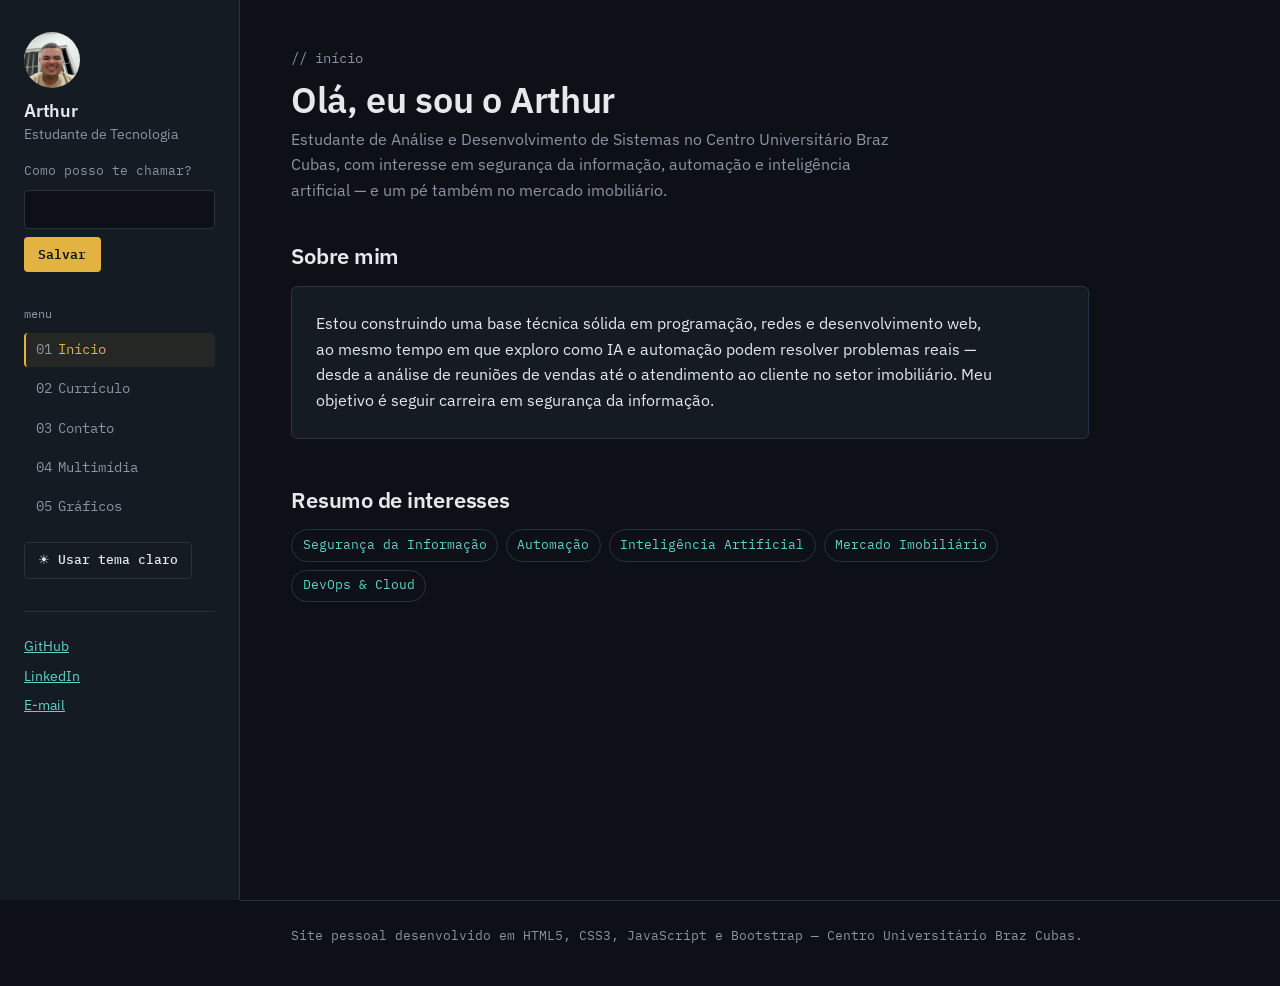
<file: index.html>
<!DOCTYPE html>
<html lang="pt-br">
<head>
  <meta charset="UTF-8">
  <meta name="viewport" content="width=device-width, initial-scale=1.0">
  <title>Arthur — Site Pessoal</title>
  <link rel="stylesheet" href="https://cdn.jsdelivr.net/npm/bootstrap@5.3.3/dist/css/bootstrap.min.css" integrity="sha384-QWTKZyjpPEjISv5WaRU9OFeRpok6YctnYmDr5pNlyT2bRjXh0JMhjY6hW+ALEwIH" crossorigin="anonymous">
  <link rel="stylesheet" href="css/estilos.css">
  <script src="js/scripts.js"></script>
</head>
<body>
  <a class="visually-hidden-focusable" href="#conteudo">Pular para o conteúdo</a>
  <div class="shell">

    <header class="site-header">
      <div class="identity">
        <img class="avatar" src="img/foto-arthur.jpg" alt="Foto de Arthur, estudante de tecnologia">
        <h1>Arthur</h1>
        <p>Estudante de Tecnologia</p>
      </div>

      <div class="saudacao" id="saudacao"></div>

      <nav class="site-nav" aria-label="Navegação principal">
        <p class="label">menu</p>
        <ul>
          <li><a href="index.html" aria-current="page"><span class="tag">01</span>Início</a></li>
          <li><a href="curriculo.html"><span class="tag">02</span>Currículo</a></li>
          <li><a href="formulario.html"><span class="tag">03</span>Contato</a></li>
          <li><a href="multimidia.html"><span class="tag">04</span>Multimídia</a></li>
          <li><a href="graficos.html"><span class="tag">05</span>Gráficos</a></li>
        </ul>
      </nav>

      <button type="button" class="tema-botao" id="tema-botao">Alternar tema</button>

      <div class="contact-links">
        <a href="https://github.com/devarthur-cyber" target="_blank" rel="noopener">GitHub</a>
        <a href="https://www.linkedin.com/in/arthur-gomes-8989a5413" target="_blank" rel="noopener">LinkedIn</a>
        <a href="mailto:arthurgomes0912@gmail.com">E-mail</a>
      </div>
    </header>

    <main id="conteudo">
      <p class="page-kicker">// início</p>
      <h1 class="page-title">Olá, eu sou o Arthur</h1>
      <p class="lede">
        Estudante de Análise e Desenvolvimento de Sistemas no Centro Universitário
        Braz Cubas, com interesse em segurança da informação, automação e
        inteligência artificial — e um pé também no mercado imobiliário.
      </p>

      <section>
        <h2>Sobre mim</h2>
        <div class="painel">
          <p>
            Estou construindo uma base técnica sólida em programação, redes e
            desenvolvimento web, ao mesmo tempo em que exploro como IA e
            automação podem resolver problemas reais — desde a análise de
            reuniões de vendas até o atendimento ao cliente no setor imobiliário.
            Meu objetivo é seguir carreira em segurança da informação.
          </p>
        </div>
      </section>

      <section>
        <h2>Resumo de interesses</h2>
        <ul class="tag-list">
          <li>Segurança da Informação</li>
          <li>Automação</li>
          <li>Inteligência Artificial</li>
          <li>Mercado Imobiliário</li>
          <li>DevOps &amp; Cloud</li>
        </ul>
      </section>
    </main>

  </div>

  <footer class="site-footer">
    Site pessoal desenvolvido em HTML5, CSS3, JavaScript e Bootstrap — Centro Universitário Braz Cubas.
  </footer>
</body>
</html>
</file>
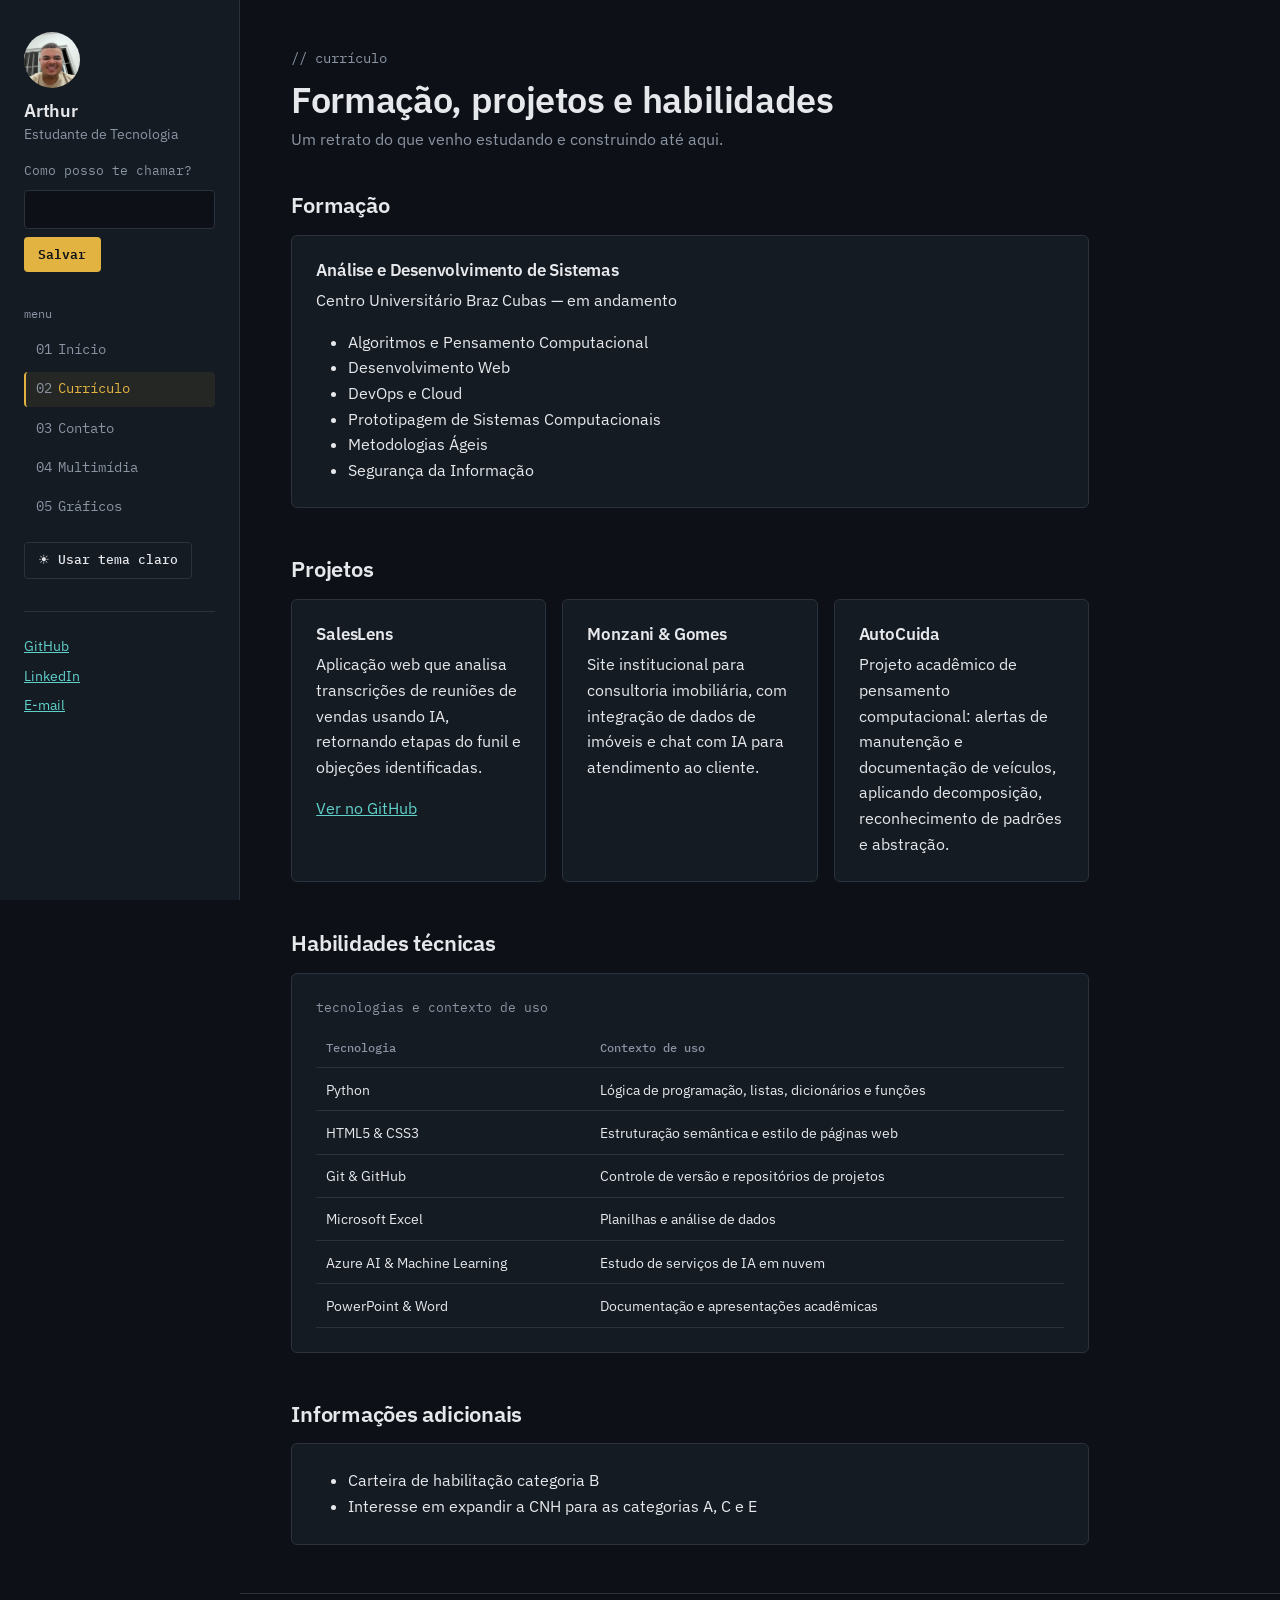
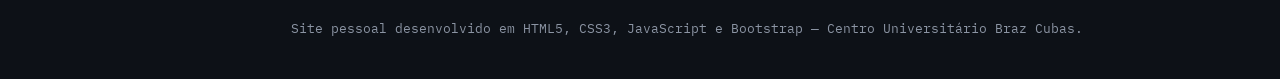
<file: curriculo.html>
<!DOCTYPE html>
<html lang="pt-br">
<head>
  <meta charset="UTF-8">
  <meta name="viewport" content="width=device-width, initial-scale=1.0">
  <title>Currículo — Arthur</title>
  <link rel="stylesheet" href="https://cdn.jsdelivr.net/npm/bootstrap@5.3.3/dist/css/bootstrap.min.css" integrity="sha384-QWTKZyjpPEjISv5WaRU9OFeRpok6YctnYmDr5pNlyT2bRjXh0JMhjY6hW+ALEwIH" crossorigin="anonymous">
  <link rel="stylesheet" href="css/estilos.css">
  <script src="js/scripts.js"></script>
</head>
<body>
  <a class="visually-hidden-focusable" href="#conteudo">Pular para o conteúdo</a>
  <div class="shell">

    <header class="site-header">
      <div class="identity">
        <img class="avatar" src="img/foto-arthur.jpg" alt="Foto de Arthur, estudante de tecnologia">
        <h1>Arthur</h1>
        <p>Estudante de Tecnologia</p>
      </div>

      <div class="saudacao" id="saudacao"></div>

      <nav class="site-nav" aria-label="Navegação principal">
        <p class="label">menu</p>
        <ul>
          <li><a href="index.html"><span class="tag">01</span>Início</a></li>
          <li><a href="curriculo.html" aria-current="page"><span class="tag">02</span>Currículo</a></li>
          <li><a href="formulario.html"><span class="tag">03</span>Contato</a></li>
          <li><a href="multimidia.html"><span class="tag">04</span>Multimídia</a></li>
          <li><a href="graficos.html"><span class="tag">05</span>Gráficos</a></li>
        </ul>
      </nav>

      <button type="button" class="tema-botao" id="tema-botao">Alternar tema</button>

      <div class="contact-links">
        <a href="https://github.com/devarthur-cyber" target="_blank" rel="noopener">GitHub</a>
        <a href="https://www.linkedin.com/in/arthur-gomes-8989a5413" target="_blank" rel="noopener">LinkedIn</a>
        <a href="mailto:arthurgomes0912@gmail.com">E-mail</a>
      </div>
    </header>

    <main id="conteudo">
      <p class="page-kicker">// currículo</p>
      <h1 class="page-title">Formação, projetos e habilidades</h1>
      <p class="lede">Um retrato do que venho estudando e construindo até aqui.</p>

      <section>
        <h2>Formação</h2>
        <div class="painel">
          <h3>Análise e Desenvolvimento de Sistemas</h3>
          <p>Centro Universitário Braz Cubas — em andamento</p>
          <ul>
            <li>Algoritmos e Pensamento Computacional</li>
            <li>Desenvolvimento Web</li>
            <li>DevOps e Cloud</li>
            <li>Prototipagem de Sistemas Computacionais</li>
            <li>Metodologias Ágeis</li>
            <li>Segurança da Informação</li>
          </ul>
        </div>
      </section>

      <section>
        <h2>Projetos</h2>
        <div class="row g-3">
          <div class="col-12 col-md-6 col-xl-4">
            <article class="painel h-100">
              <h3>SalesLens</h3>
              <p>
                Aplicação web que analisa transcrições de reuniões de vendas usando
                IA, retornando etapas do funil e objeções identificadas.
              </p>
              <a href="https://github.com/devarthur-cyber" target="_blank" rel="noopener">Ver no GitHub</a>
            </article>
          </div>
          <div class="col-12 col-md-6 col-xl-4">
            <article class="painel h-100">
              <h3>Monzani &amp; Gomes</h3>
              <p>
                Site institucional para consultoria imobiliária, com integração de
                dados de imóveis e chat com IA para atendimento ao cliente.
              </p>
            </article>
          </div>
          <div class="col-12 col-md-6 col-xl-4">
            <article class="painel h-100">
              <h3>AutoCuida</h3>
              <p>
                Projeto acadêmico de pensamento computacional: alertas de
                manutenção e documentação de veículos, aplicando decomposição,
                reconhecimento de padrões e abstração.
              </p>
            </article>
          </div>
        </div>
      </section>

      <section>
        <h2>Habilidades técnicas</h2>
        <div class="painel">
          <div class="table-responsive">
          <table>
            <caption>tecnologias e contexto de uso</caption>
            <thead>
              <tr>
                <th scope="col">Tecnologia</th>
                <th scope="col">Contexto de uso</th>
              </tr>
            </thead>
            <tbody>
              <tr><td>Python</td><td>Lógica de programação, listas, dicionários e funções</td></tr>
              <tr><td>HTML5 &amp; CSS3</td><td>Estruturação semântica e estilo de páginas web</td></tr>
              <tr><td>Git &amp; GitHub</td><td>Controle de versão e repositórios de projetos</td></tr>
              <tr><td>Microsoft Excel</td><td>Planilhas e análise de dados</td></tr>
              <tr><td>Azure AI &amp; Machine Learning</td><td>Estudo de serviços de IA em nuvem</td></tr>
              <tr><td>PowerPoint &amp; Word</td><td>Documentação e apresentações acadêmicas</td></tr>
            </tbody>
          </table>
          </div>
        </div>
      </section>

      <section>
        <h2>Informações adicionais</h2>
        <div class="painel">
          <ul>
            <li>Carteira de habilitação categoria B</li>
            <li>Interesse em expandir a CNH para as categorias A, C e E</li>
          </ul>
        </div>
      </section>
    </main>

  </div>

  <footer class="site-footer">
    Site pessoal desenvolvido em HTML5, CSS3, JavaScript e Bootstrap — Centro Universitário Braz Cubas.
  </footer>
</body>
</html>
</file>
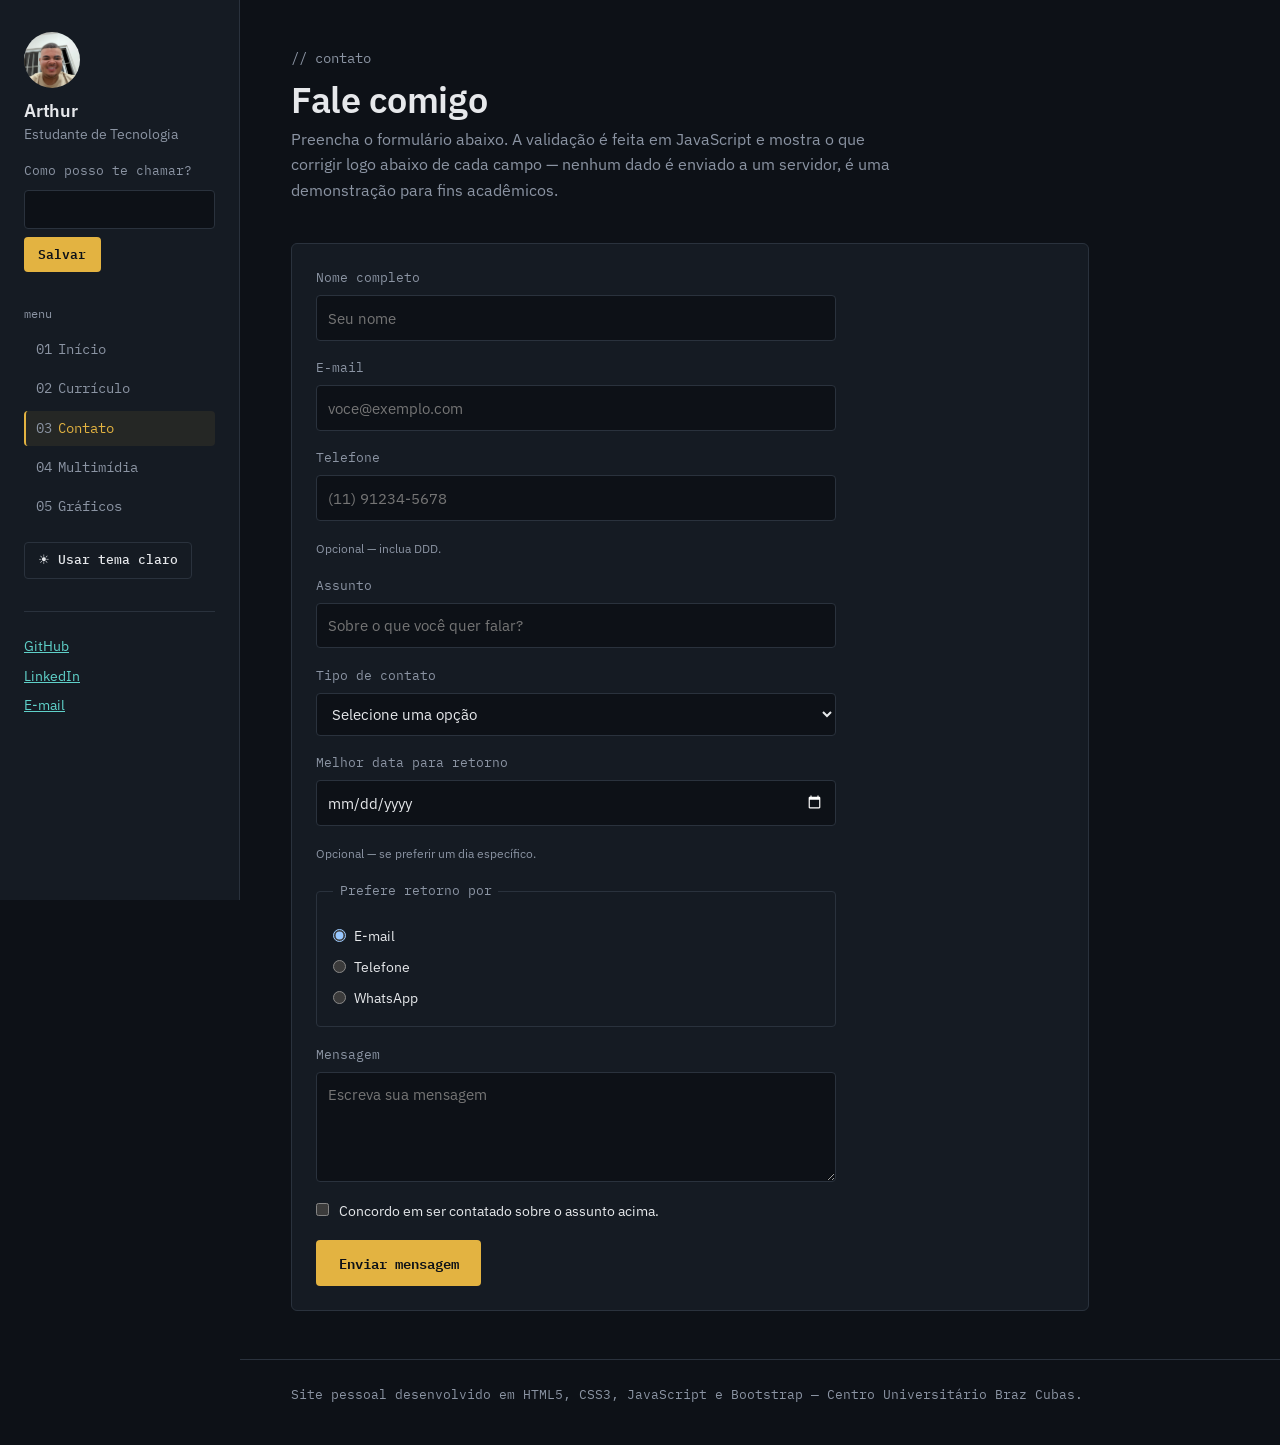
<file: formulario.html>
<!DOCTYPE html>
<html lang="pt-br">
<head>
  <meta charset="UTF-8">
  <meta name="viewport" content="width=device-width, initial-scale=1.0">
  <title>Contato — Arthur</title>
  <link rel="stylesheet" href="https://cdn.jsdelivr.net/npm/bootstrap@5.3.3/dist/css/bootstrap.min.css" integrity="sha384-QWTKZyjpPEjISv5WaRU9OFeRpok6YctnYmDr5pNlyT2bRjXh0JMhjY6hW+ALEwIH" crossorigin="anonymous">
  <link rel="stylesheet" href="css/estilos.css">
  <script src="js/scripts.js"></script>
</head>
<body>
  <a class="visually-hidden-focusable" href="#conteudo">Pular para o conteúdo</a>
  <div class="shell">

    <header class="site-header">
      <div class="identity">
        <img class="avatar" src="img/foto-arthur.jpg" alt="Foto de Arthur, estudante de tecnologia">
        <h1>Arthur</h1>
        <p>Estudante de Tecnologia</p>
      </div>

      <div class="saudacao" id="saudacao"></div>

      <nav class="site-nav" aria-label="Navegação principal">
        <p class="label">menu</p>
        <ul>
          <li><a href="index.html"><span class="tag">01</span>Início</a></li>
          <li><a href="curriculo.html"><span class="tag">02</span>Currículo</a></li>
          <li><a href="formulario.html" aria-current="page"><span class="tag">03</span>Contato</a></li>
          <li><a href="multimidia.html"><span class="tag">04</span>Multimídia</a></li>
          <li><a href="graficos.html"><span class="tag">05</span>Gráficos</a></li>
        </ul>
      </nav>

      <button type="button" class="tema-botao" id="tema-botao">Alternar tema</button>

      <div class="contact-links">
        <a href="https://github.com/devarthur-cyber" target="_blank" rel="noopener">GitHub</a>
        <a href="https://www.linkedin.com/in/arthur-gomes-8989a5413" target="_blank" rel="noopener">LinkedIn</a>
        <a href="mailto:arthurgomes0912@gmail.com">E-mail</a>
      </div>
    </header>

    <main id="conteudo">
      <p class="page-kicker">// contato</p>
      <h1 class="page-title">Fale comigo</h1>
      <p class="lede">
        Preencha o formulário abaixo. A validação é feita em JavaScript e mostra
        o que corrigir logo abaixo de cada campo — nenhum dado é enviado a um
        servidor, é uma demonstração para fins acadêmicos.
      </p>

      <div class="painel">
        <div class="aviso" id="rascunho-aviso" role="status" hidden>
          <span>Rascunho restaurado: recuperei o que você tinha digitado.</span>
          <button type="button" class="botao-link" id="rascunho-descartar">descartar rascunho</button>
        </div>

        <form id="form-contato" action="#" method="get" novalidate>
          <div class="field">
            <label for="nome">Nome completo</label>
            <input type="text" id="nome" name="nome" required minlength="3" placeholder="Seu nome" aria-describedby="erro-nome">
            <span class="erro" id="erro-nome"></span>
          </div>

          <div class="field">
            <label for="email">E-mail</label>
            <input type="email" id="email" name="email" required placeholder="voce@exemplo.com" aria-describedby="erro-email">
            <span class="erro" id="erro-email"></span>
          </div>

          <div class="field">
            <label for="telefone">Telefone</label>
            <input type="tel" id="telefone" name="telefone" placeholder="(11) 91234-5678" aria-describedby="erro-telefone">
            <span class="hint">Opcional — inclua DDD.</span>
            <span class="erro" id="erro-telefone"></span>
          </div>

          <div class="field">
            <label for="assunto">Assunto</label>
            <input type="text" id="assunto" name="assunto" required placeholder="Sobre o que você quer falar?" aria-describedby="erro-assunto">
            <span class="erro" id="erro-assunto"></span>
          </div>

          <div class="field">
            <label for="tipo">Tipo de contato</label>
            <select id="tipo" name="tipo" required aria-describedby="erro-tipo">
              <option value="">Selecione uma opção</option>
              <option value="duvida">Dúvida</option>
              <option value="proposta">Proposta de projeto</option>
              <option value="feedback">Feedback</option>
              <option value="outro">Outro</option>
            </select>
            <span class="erro" id="erro-tipo"></span>
          </div>

          <div class="field">
            <label for="data">Melhor data para retorno</label>
            <input type="date" id="data" name="data">
            <span class="hint">Opcional — se preferir um dia específico.</span>
          </div>

          <fieldset>
            <legend>Prefere retorno por</legend>
            <div class="radio-option">
              <input type="radio" id="retorno-email" name="retorno" value="email" checked>
              <label for="retorno-email">E-mail</label>
            </div>
            <div class="radio-option">
              <input type="radio" id="retorno-telefone" name="retorno" value="telefone">
              <label for="retorno-telefone">Telefone</label>
            </div>
            <div class="radio-option">
              <input type="radio" id="retorno-whatsapp" name="retorno" value="whatsapp">
              <label for="retorno-whatsapp">WhatsApp</label>
            </div>
          </fieldset>

          <div class="field">
            <label for="mensagem">Mensagem</label>
            <textarea id="mensagem" name="mensagem" required minlength="10" placeholder="Escreva sua mensagem" aria-describedby="erro-mensagem"></textarea>
            <span class="erro" id="erro-mensagem"></span>
          </div>

          <div class="field checkbox-row">
            <input type="checkbox" id="consentimento" name="consentimento" required aria-describedby="erro-consentimento">
            <label for="consentimento">Concordo em ser contatado sobre o assunto acima.</label>
            <span class="erro" id="erro-consentimento"></span>
          </div>

          <div class="form-status" id="form-status" role="status" aria-live="polite" hidden></div>

          <button type="submit">Enviar mensagem</button>
        </form>
      </div>
    </main>

  </div>

  <footer class="site-footer">
    Site pessoal desenvolvido em HTML5, CSS3, JavaScript e Bootstrap — Centro Universitário Braz Cubas.
  </footer>
</body>
</html>
</file>
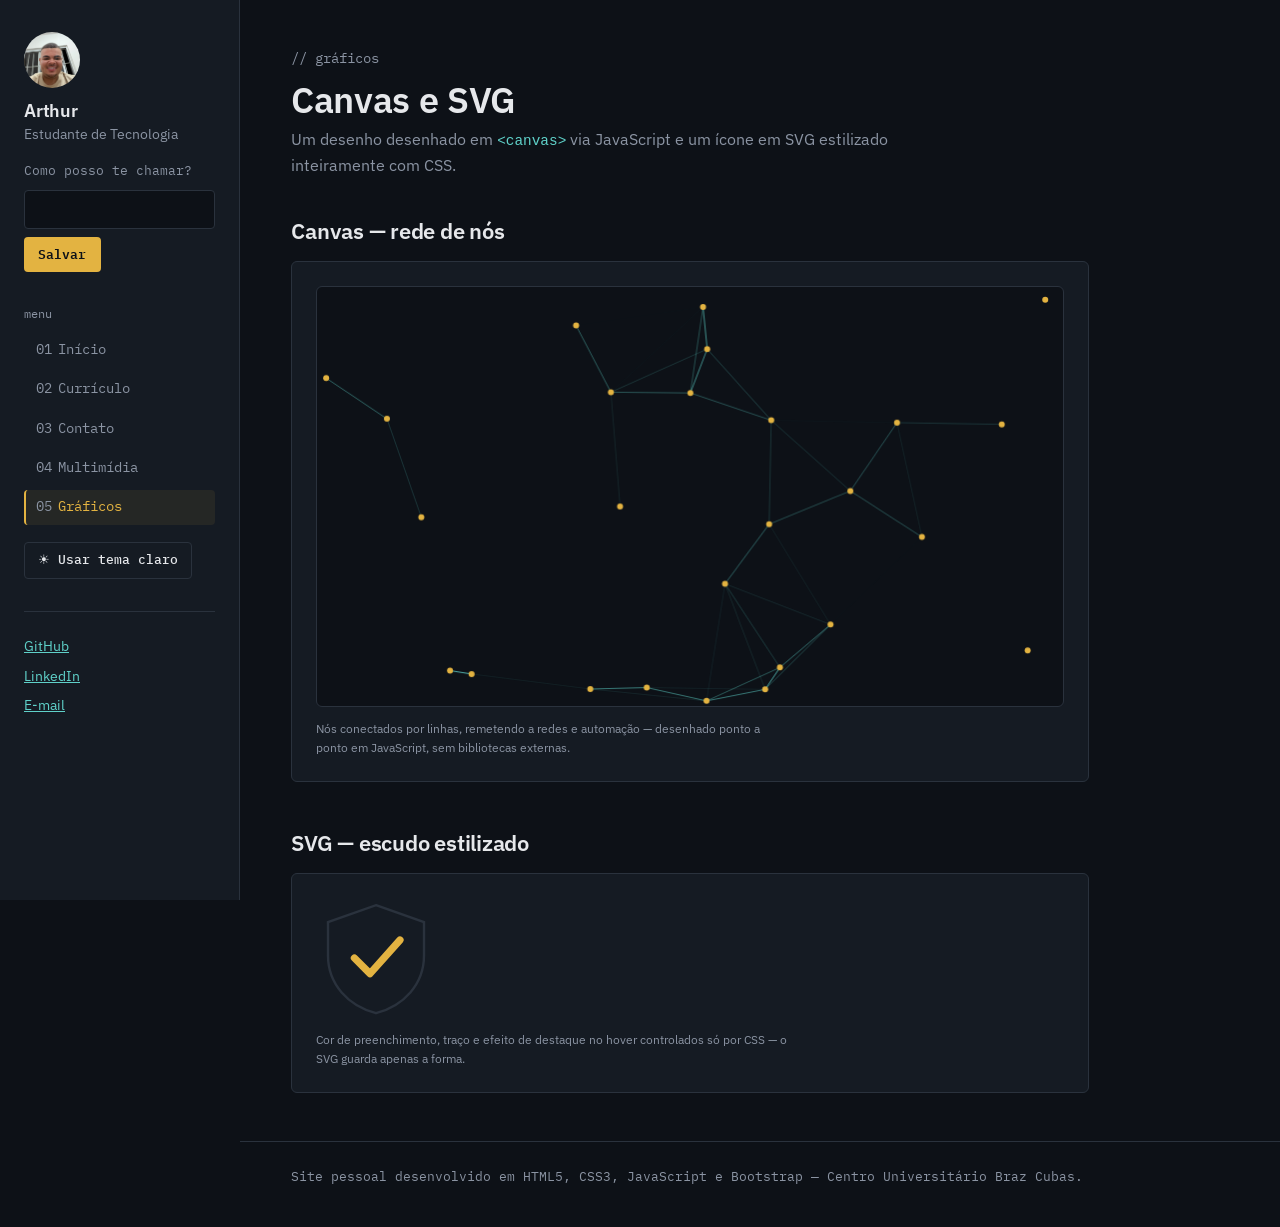
<file: graficos.html>
<!DOCTYPE html>
<html lang="pt-br">
<head>
  <meta charset="UTF-8">
  <meta name="viewport" content="width=device-width, initial-scale=1.0">
  <title>Gráficos — Arthur</title>
  <link rel="stylesheet" href="https://cdn.jsdelivr.net/npm/bootstrap@5.3.3/dist/css/bootstrap.min.css" integrity="sha384-QWTKZyjpPEjISv5WaRU9OFeRpok6YctnYmDr5pNlyT2bRjXh0JMhjY6hW+ALEwIH" crossorigin="anonymous">
  <link rel="stylesheet" href="css/estilos.css">
  <script src="js/scripts.js"></script>
</head>
<body>
  <a class="visually-hidden-focusable" href="#conteudo">Pular para o conteúdo</a>
  <div class="shell">

    <header class="site-header">
      <div class="identity">
        <img class="avatar" src="img/foto-arthur.jpg" alt="Foto de Arthur, estudante de tecnologia">
        <h1>Arthur</h1>
        <p>Estudante de Tecnologia</p>
      </div>

      <div class="saudacao" id="saudacao"></div>

      <nav class="site-nav" aria-label="Navegação principal">
        <p class="label">menu</p>
        <ul>
          <li><a href="index.html"><span class="tag">01</span>Início</a></li>
          <li><a href="curriculo.html"><span class="tag">02</span>Currículo</a></li>
          <li><a href="formulario.html"><span class="tag">03</span>Contato</a></li>
          <li><a href="multimidia.html"><span class="tag">04</span>Multimídia</a></li>
          <li><a href="graficos.html" aria-current="page"><span class="tag">05</span>Gráficos</a></li>
        </ul>
      </nav>

      <button type="button" class="tema-botao" id="tema-botao">Alternar tema</button>

      <div class="contact-links">
        <a href="https://github.com/devarthur-cyber" target="_blank" rel="noopener">GitHub</a>
        <a href="https://www.linkedin.com/in/arthur-gomes-8989a5413" target="_blank" rel="noopener">LinkedIn</a>
        <a href="mailto:arthurgomes0912@gmail.com">E-mail</a>
      </div>
    </header>

    <main id="conteudo">
      <p class="page-kicker">// gráficos</p>
      <h1 class="page-title">Canvas e SVG</h1>
      <p class="lede">
        Um desenho desenhado em <code>&lt;canvas&gt;</code> via JavaScript e um
        ícone em SVG estilizado inteiramente com CSS.
      </p>

      <section>
        <h2>Canvas — rede de nós</h2>
        <div class="painel">
          <canvas id="rede" aria-label="Animação de uma rede de nós conectados, representando automação e conexões de dados"></canvas>
          <p class="hint">
            Nós conectados por linhas, remetendo a redes e automação — desenhado
            ponto a ponto em JavaScript, sem bibliotecas externas.
          </p>
        </div>
      </section>

      <section>
        <h2>SVG — escudo estilizado</h2>
        <div class="painel">
          <svg class="svg-shield" viewBox="0 0 100 100" xmlns="http://www.w3.org/2000/svg" role="img" aria-label="Ícone de escudo representando segurança da informação">
            <path class="plate" d="M50 6 L90 20 V48 C90 72 73 90 50 96 C27 90 10 72 10 48 V20 Z"></path>
            <path class="mark" d="M32 50 L45 63 L70 35"></path>
          </svg>
          <p class="hint">
            Cor de preenchimento, traço e efeito de destaque no hover controlados
            só por CSS — o SVG guarda apenas a forma.
          </p>
        </div>
      </section>
    </main>

  </div>

  <footer class="site-footer">
    Site pessoal desenvolvido em HTML5, CSS3, JavaScript e Bootstrap — Centro Universitário Braz Cubas.
  </footer>

</body>
</html>
</file>
<file: css/estilos.css>
/* =========================================================
   Arthur — Site Pessoal
   Direção visual: "painel de sistema" — inspirada no universo
   de segurança da informação / automação que é o interesse
   central do autor. Tipografia técnica, painéis com bordas
   finas, navegação em formato de árvore de arquivos.

   CP3 — tema claro/escuro por variáveis CSS (data-theme)

   CP2 — Interface responsiva
   Abordagem mobile-first: o bloco base (sem media query)
   define o layout de tela pequena. As media queries usam
   min-width e vão adicionando complexidade conforme a tela
   cresce — nunca o contrário.
   ========================================================= */

@import url('https://fonts.googleapis.com/css2?family=IBM+Plex+Sans:wght@400;500;600;700&family=IBM+Plex+Mono:wght@400;500;600&display=swap');

:root {
  --bg: #0d1117;
  --panel: #151b23;
  --panel-border: #2a323d;
  --text: #e6e8eb;
  --muted: #8b94a3;
  --accent: #e3b341;
  --accent-2: #5fd1c9;
  --on-accent: #0d1117;
  --hover: rgba(255, 255, 255, 0.04);
  --accent-soft: rgba(227, 179, 65, 0.08);
  --radius: 6px;
  --sidebar-w: 240px;
  --font-body: 'IBM Plex Sans', system-ui, sans-serif;
  --font-mono: 'IBM Plex Mono', 'Courier New', monospace;
}

/* Tema claro (CP3): só redefine as variáveis. O JavaScript marca
   <html data-theme="claro"> e o resto do CSS acompanha sozinho. */
:root[data-theme="claro"] {
  --bg: #f6f8fa;
  --panel: #ffffff;
  --panel-border: #d0d7de;
  --text: #1f2328;
  --muted: #57606a;
  --accent: #9a6700;
  --accent-2: #0a6b66;
  --on-accent: #ffffff;
  --hover: rgba(0, 0, 0, 0.05);
  --accent-soft: rgba(154, 103, 0, 0.1);
}

* { box-sizing: border-box; }

html { color-scheme: dark; }
:root[data-theme="claro"] { color-scheme: light; }

body {
  margin: 0;
  background: var(--bg);
  color: var(--text);
  font-family: var(--font-body);
  line-height: 1.6;
  -webkit-font-smoothing: antialiased;
}

a { color: var(--accent-2); }
a:hover { color: var(--accent); }
a:focus-visible,
button:focus-visible,
input:focus-visible,
textarea:focus-visible,
select:focus-visible {
  outline: 2px solid var(--accent);
  outline-offset: 2px;
}

/* ---------- mídia responsiva ---------- */

img, video, iframe, canvas {
  max-width: 100%;
  height: auto;
}

/* ============================================================
   MOBILE FIRST — estilos base (telas pequenas, sem media query)
   ============================================================ */

/* ---------- layout shell ---------- */

.shell {
  display: flex;
  flex-direction: column;
  min-height: 100vh;
}

/* ---------- cabeçalho / menu ---------- */

.site-header {
  width: 100%;
  background: var(--panel);
  border-bottom: 1px solid var(--panel-border);
  padding: 1.5rem 1.25rem;
}

.site-header .identity {
  display: flex;
  align-items: center;
  gap: 0.75rem;
  flex-wrap: wrap;
}

.avatar {
  width: 56px;
  height: 56px;
  border-radius: 50%;
  object-fit: cover;
  object-position: center 30%; /* enquadra o rosto na foto vertical */
  display: block;
  flex-shrink: 0; /* mantém a foto redonda, sem achatar */
}

.site-header .identity h1 {
  font-size: 1.1rem;
  margin: 0;
}

.site-header .identity p {
  margin: 0;
  color: var(--muted);
  font-size: 0.85rem;
}

.site-nav {
  margin-top: 1.25rem;
  font-family: var(--font-mono);
  font-size: 0.85rem;
}

.site-nav p.label {
  color: var(--muted);
  margin: 0 0 0.5rem;
  font-size: 0.75rem;
}

/* Flexbox no menu: alinhado e com quebra de linha no mobile */
.site-nav ul {
  list-style: none;
  margin: 0;
  padding: 0;
  display: flex;
  flex-wrap: wrap;
  gap: 0.25rem;
}

.site-nav li { margin: 0; }

.site-nav a {
  display: block;
  padding: 0.4rem 0.6rem;
  border-radius: 4px;
  color: var(--muted);
  text-decoration: none;
  border-left: 2px solid transparent;
}

.site-nav a:hover {
  color: var(--text);
  background: var(--hover);
}

.site-nav a[aria-current="page"] {
  color: var(--accent);
  border-left-color: var(--accent);
  background: var(--accent-soft);
}

.site-nav a .tag {
  color: var(--muted);
  margin-right: 0.4rem;
}

/* Flexbox em seção de conteúdo (links de contato) */
.site-header .contact-links {
  margin-top: 1rem;
  padding-top: 1rem;
  border-top: 1px solid var(--panel-border);
  display: flex;
  flex-direction: row;
  flex-wrap: wrap;
  gap: 0.5rem 1rem;
  font-size: 0.85rem;
}

/* ---------- conteúdo principal ---------- */

main {
  flex: 1;
  padding: 2rem 1.25rem;
  max-width: 900px;
}

main > .page-title {
  margin-bottom: 0.35rem;
}

main .page-kicker {
  font-family: var(--font-mono);
  color: var(--muted);
  font-size: 0.85rem;
  margin: 0 0 0.5rem;
}

main .lede {
  color: var(--muted);
  max-width: 62ch;
  margin-bottom: 2rem;
}

h1, h2, h3 {
  font-weight: 600;
  letter-spacing: -0.01em;
}

h1 { font-size: 1.75rem; margin: 0; }
h2 { font-size: 1.25rem; margin: 0 0 1rem; }
h3 { font-size: 1.05rem; margin: 0 0 0.5rem; }

p { max-width: 68ch; }

section + section { margin-top: 2.5rem; }

/* ---------- cartões ---------- */

.painel {
  background: var(--panel);
  border: 1px solid var(--panel-border);
  border-radius: var(--radius);
  padding: 1.25rem;
}

.painel + .painel { margin-top: 1rem; }

/* Flexbox em outra seção de conteúdo (tags de interesse) */
.tag-list {
  list-style: none;
  display: flex;
  flex-wrap: wrap;
  gap: 0.5rem;
  padding: 0;
  margin: 0;
}

.tag-list li {
  font-family: var(--font-mono);
  font-size: 0.8rem;
  padding: 0.3rem 0.65rem;
  border: 1px solid var(--panel-border);
  border-radius: 999px;
  color: var(--accent-2);
}

/* ---------- tabelas ---------- */

table {
  width: 100%;
  border-collapse: collapse;
  font-size: 0.9rem;
}

caption {
  text-align: left;
  color: var(--muted);
  font-family: var(--font-mono);
  font-size: 0.8rem;
  margin-bottom: 0.6rem;
}

th, td {
  text-align: left;
  padding: 0.6rem 0.6rem;
  border-bottom: 1px solid var(--panel-border);
}

th {
  color: var(--muted);
  font-weight: 500;
  font-family: var(--font-mono);
  font-size: 0.78rem;
}

/* ---------- formulário ---------- */

form {
  display: grid;
  gap: 1.1rem;
  max-width: 100%;
}

.field { display: flex; flex-direction: column; gap: 0.4rem; }

label {
  font-family: var(--font-mono);
  font-size: 0.8rem;
  color: var(--muted);
}

.hint { font-size: 0.75rem; color: var(--muted); }

input, textarea, select {
  background: var(--bg);
  border: 1px solid var(--panel-border);
  border-radius: 4px;
  color: var(--text);
  padding: 0.6rem 0.7rem;
  font-family: var(--font-body);
  font-size: 0.95rem;
  width: 100%;
}

textarea { resize: vertical; min-height: 110px; }

.checkbox-row {
  flex-direction: row;
  align-items: flex-start;
  gap: 0.6rem;
}

.checkbox-row input { width: auto; margin-top: 0.2rem; }
.checkbox-row label { color: var(--text); font-family: var(--font-body); font-size: 0.9rem; }

button {
  justify-self: start;
  background: var(--accent);
  color: var(--on-accent);
  border: none;
  border-radius: 4px;
  padding: 0.7rem 1.4rem;
  font-family: var(--font-mono);
  font-weight: 600;
  font-size: 0.9rem;
  cursor: pointer;
}

button:hover { background: var(--accent-2); }

/* ---------- multimídia ---------- */

video, iframe {
  width: 100%;
  aspect-ratio: 16 / 9;
  border-radius: var(--radius);
  border: 1px solid var(--panel-border);
  display: block;
}

audio { width: 100%; }

/* ---------- gráficos / svg / canvas ---------- */

canvas {
  width: 100%;
  aspect-ratio: 16 / 9;
  background: var(--bg);
  border: 1px solid var(--panel-border);
  border-radius: var(--radius);
  display: block;
}

.svg-shield {
  width: 120px;
  height: 120px;
}

.svg-shield .plate { fill: var(--panel); stroke: var(--panel-border); stroke-width: 2; }
.svg-shield .mark { fill: none; stroke: var(--accent); stroke-width: 6; stroke-linecap: round; stroke-linejoin: round; }
.svg-shield:hover .mark { stroke: var(--accent-2); }

/* ---------- botão de tema ---------- */

.site-header .tema-botao {
  margin-top: 1rem;
  background: transparent;
  color: var(--text);
  border: 1px solid var(--panel-border);
  font-weight: 500;
  font-size: 0.8rem;
  padding: 0.45rem 0.8rem;
}

.site-header .tema-botao:hover {
  background: var(--hover);
  border-color: var(--accent);
  color: var(--accent);
}

/* ---------- boas-vindas ---------- */

.saudacao { margin-top: 1rem; font-size: 0.9rem; }

.saudacao-texto {
  display: inline;
  margin: 0 0.6rem 0 0;
  color: var(--accent);
  font-family: var(--font-mono);
}

.saudacao-form { display: flex; flex-wrap: wrap; align-items: center; gap: 0.5rem; max-width: 100%; }
.saudacao-form label { flex-basis: 100%; }
.saudacao-form input { flex: 1 1 8rem; width: auto; min-width: 0; padding: 0.45rem 0.6rem; font-size: 0.9rem; }
.saudacao-form button[type="submit"] { padding: 0.45rem 0.9rem; font-size: 0.8rem; }

.botao-link {
  background: none;
  border: none;
  padding: 0;
  color: var(--muted);
  font-family: var(--font-mono);
  font-weight: 400;
  font-size: 0.78rem;
  text-decoration: underline;
  cursor: pointer;
}

.botao-link:hover { background: none; color: var(--accent); }

/* ---------- mensagens de erro (nome e formulário) ---------- */

.erro { color: #f85149; font-size: 0.78rem; flex-basis: 100%; }
:root[data-theme="claro"] .erro { color: #cf222e; }
.erro:empty { display: none; }

/* ---------- validação do formulário ---------- */

input[aria-invalid="true"],
textarea[aria-invalid="true"],
select[aria-invalid="true"] {
  border-color: #f85149;
}

:root[data-theme="claro"] input[aria-invalid="true"],
:root[data-theme="claro"] textarea[aria-invalid="true"],
:root[data-theme="claro"] select[aria-invalid="true"] {
  border-color: #cf222e;
}

.checkbox-row { flex-wrap: wrap; }

.form-status {
  padding: 0.8rem 1rem;
  border-radius: 4px;
  border: 1px solid var(--panel-border);
  font-size: 0.9rem;
}

.form-status[hidden] { display: none; }

.form-status.sucesso {
  border-color: var(--accent-2);
  background: var(--hover);
  color: var(--accent-2);
}

.form-status.erro-geral {
  border-color: #f85149;
  color: #f85149;
}

:root[data-theme="claro"] .form-status.erro-geral { border-color: #cf222e; color: #cf222e; }

/* ---------- aviso de rascunho ---------- */

.aviso {
  display: flex;
  flex-wrap: wrap;
  align-items: center;
  justify-content: space-between;
  gap: 0.5rem 1rem;
  margin-bottom: 1.25rem;
  padding: 0.65rem 0.9rem;
  border: 1px dashed var(--accent);
  border-radius: 4px;
  background: var(--accent-soft);
  font-size: 0.85rem;
}

.aviso[hidden] { display: none; }

/* ---------- rodapé ---------- */

.site-footer {
  padding: 1.5rem 1.25rem 2rem;
  border-top: 1px solid var(--panel-border);
  color: var(--muted);
  font-size: 0.82rem;
  font-family: var(--font-mono);
}

/* ---------- utilitário de espaçamento ---------- */

.painel .hint { margin-top: 0.75rem; }

fieldset {
  border: 1px solid var(--panel-border);
  border-radius: 4px;
  padding: 0.9rem 1rem 1.1rem;
  margin: 0;
}

legend {
  font-family: var(--font-mono);
  font-size: 0.8rem;
  color: var(--muted);
  padding: 0 0.4rem;
}

.radio-option {
  display: flex;
  align-items: center;
  gap: 0.5rem;
  margin-top: 0.5rem;
}

.radio-option input { width: auto; }
.radio-option label { color: var(--text); font-family: var(--font-body); font-size: 0.9rem; }

@media (prefers-reduced-motion: reduce) {
  * { animation-duration: 0.01ms !important; transition-duration: 0.01ms !important; }
}

/* ============================================================
   MOBILE-FIRST — tablets a partir de 640px
   Os cartões passam a ter 2+ colunas (row/col do Bootstrap); formulário ganha
   largura máxima confortável.
   ============================================================ */

@media (min-width: 640px) {
  main { padding: 2.5rem 2rem; }

  h1 { font-size: 2rem; }

  form { max-width: 520px; }
}

/* ============================================================
   MOBILE-FIRST — desktop a partir de 900px
   O cabeçalho vira barra lateral fixa (Flexbox em linha) e o
   conteúdo ganha o respiro do layout original.
   ============================================================ */

@media (min-width: 900px) {
  .shell { flex-direction: row; }

  .site-header {
    width: var(--sidebar-w);
    flex-shrink: 0;
    border-bottom: none;
    border-right: 1px solid var(--panel-border);
    padding: 2rem 1.5rem;
    position: sticky;
    top: 0;
    height: 100vh;
    overflow-y: auto;
  }

  .site-header .identity { flex-direction: column; align-items: flex-start; gap: 0; }
  .site-header .identity h1 { margin: 0.75rem 0 0.15rem; }

  .site-nav { margin-top: 2rem; }
  .site-nav ul { flex-direction: column; flex-wrap: nowrap; gap: 0.1rem; }
  .site-nav a { margin: 0.1rem 0; }

  .site-header .contact-links {
    margin-top: 2rem;
    padding-top: 1.5rem;
    flex-direction: column;
  }

  main {
    padding: 3rem clamp(1.25rem, 4vw, 4rem);
  }

  h1 { font-size: 2.25rem; }
  h2 { font-size: 1.4rem; }

  main .lede { margin-bottom: 2.5rem; }

  section + section { margin-top: 3rem; }

  .painel { padding: 1.5rem; }

  .site-footer {
    margin-left: var(--sidebar-w);
    padding: 1.5rem clamp(1.25rem, 4vw, 4rem) 2.5rem;
  }
}


/* ============================================================
   AJUSTES DO CP4 — integração com o Bootstrap 5.3
   O Bootstrap é carregado antes deste arquivo; as regras abaixo
   neutralizam o que o reboot dele muda no visual do site.
   ============================================================ */

/* legend/fieldset: o reboot faz a legend flutuar em largura total */
legend { float: none; width: auto; margin-bottom: 0; }

/* caption: o Bootstrap põe a legenda da tabela embaixo */
caption { caption-side: top; padding: 0; }

/* code: o Bootstrap usa rosa, que perde contraste no tema escuro */
code { color: var(--accent-2); font-size: 0.9em; }

/* parágrafo final do painel não precisa de margem extra */
.painel > :last-child { margin-bottom: 0; }

/* iframe dentro de .ratio: o Bootstrap controla a proporção */
.ratio > iframe { aspect-ratio: auto; }

/* link "pular para o conteúdo" (visually-hidden-focusable) */
.visually-hidden-focusable:focus {
  position: fixed;
  top: 0.5rem;
  left: 0.5rem;
  z-index: 1000;
  padding: 0.5rem 0.9rem;
  background: var(--panel);
  color: var(--text);
  border: 2px solid var(--accent);
  border-radius: var(--radius);
}
</file>
